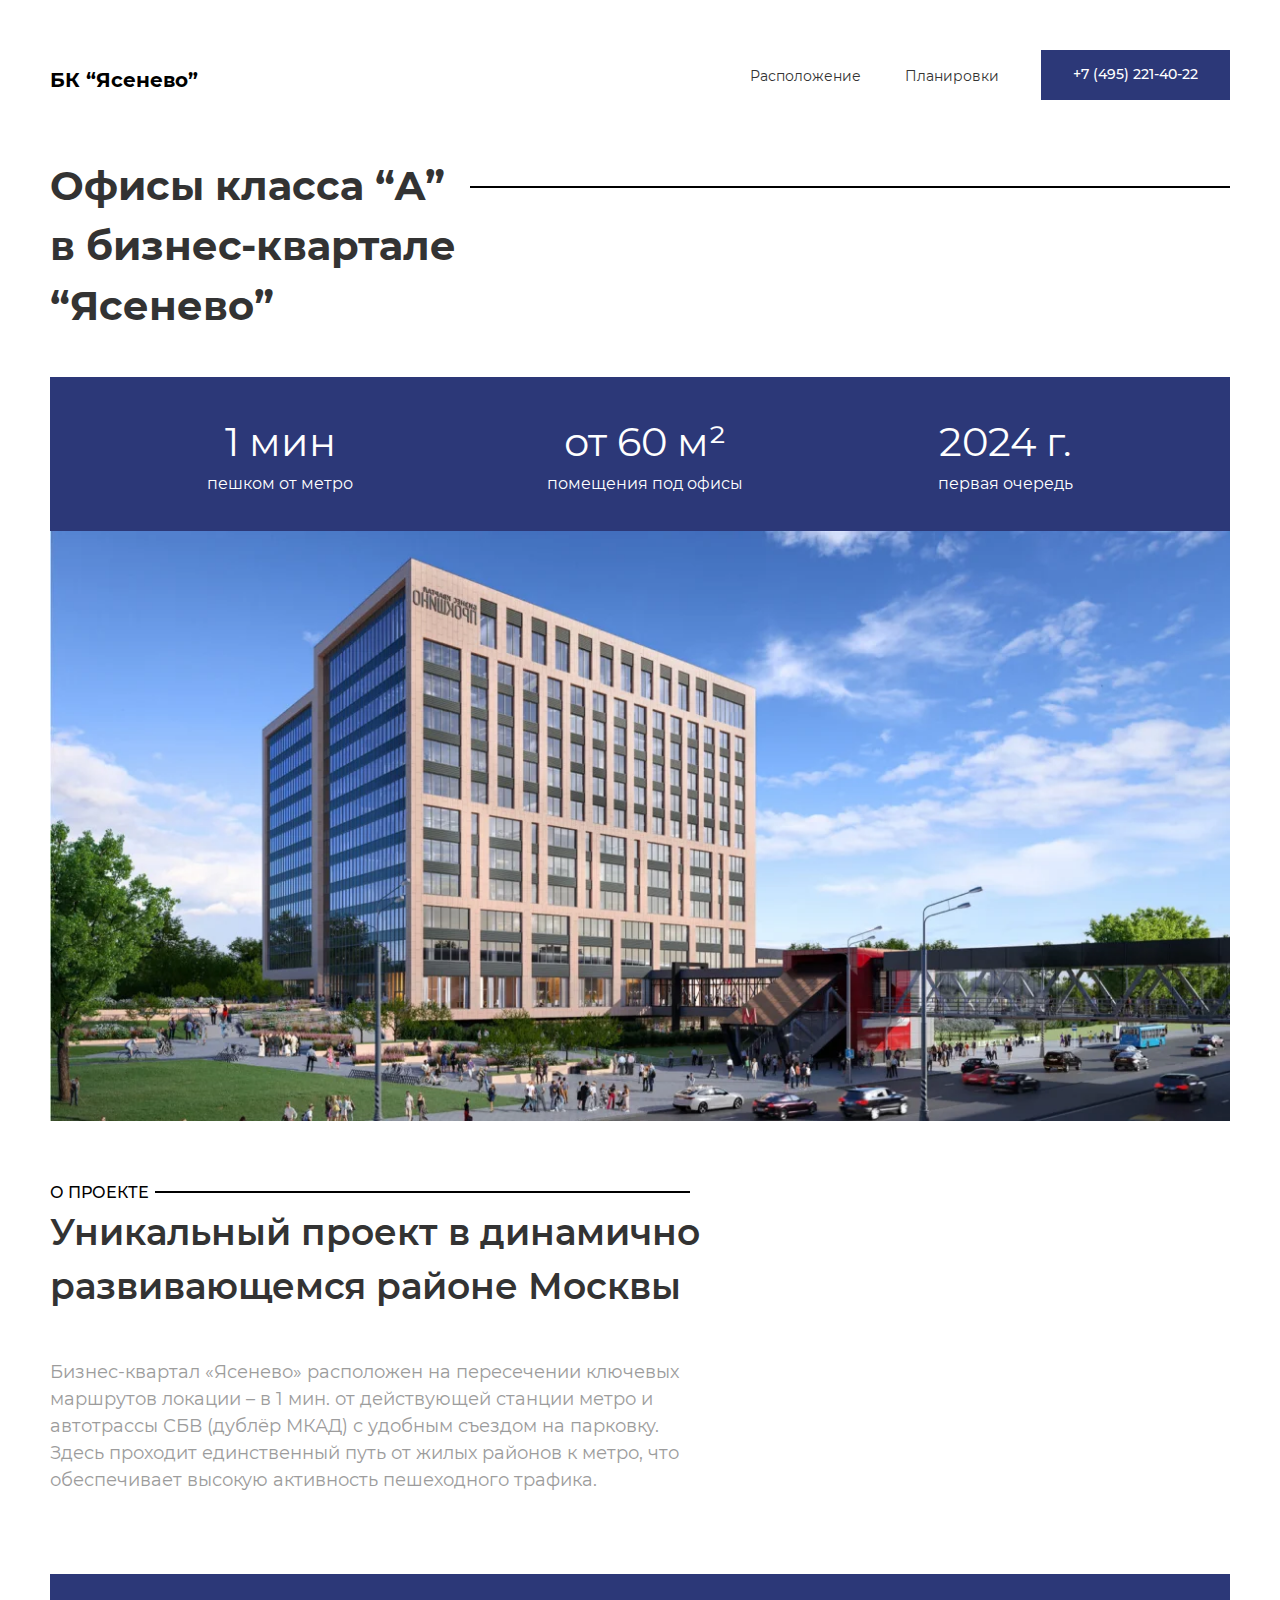
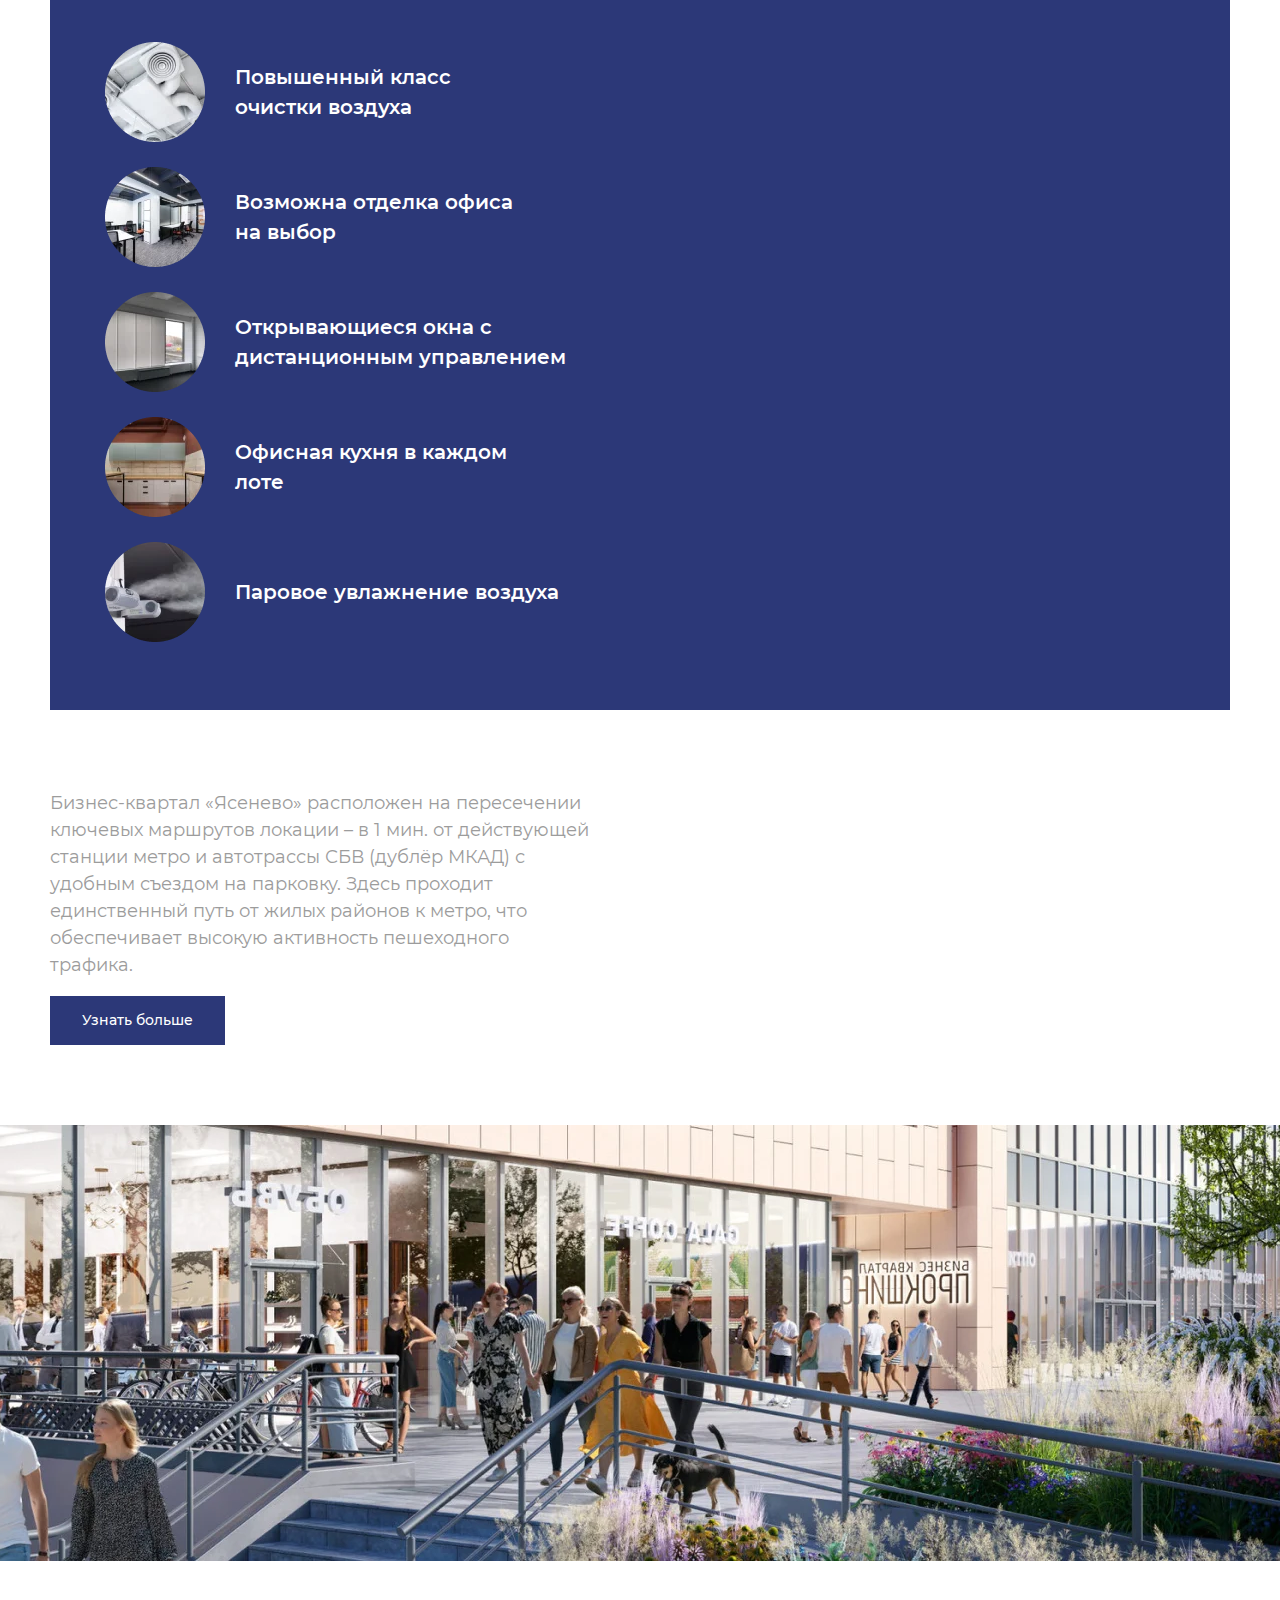
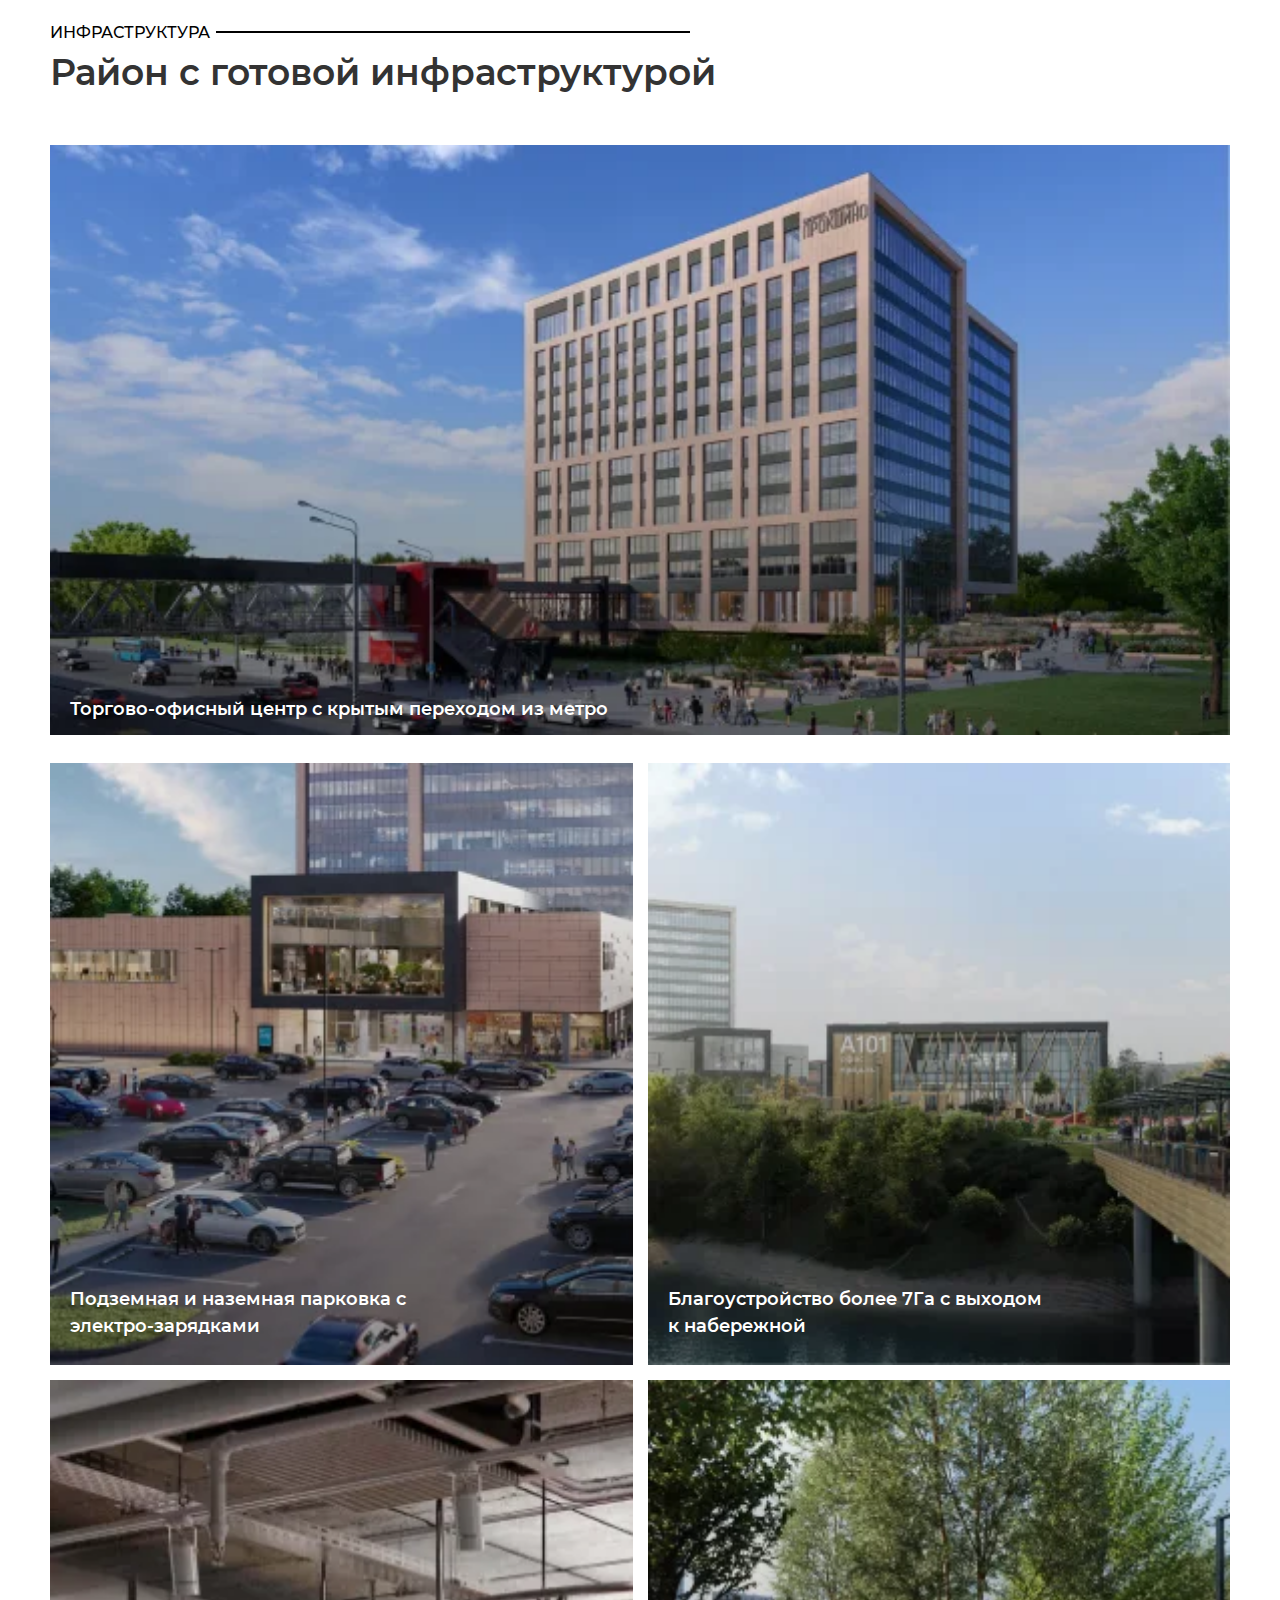
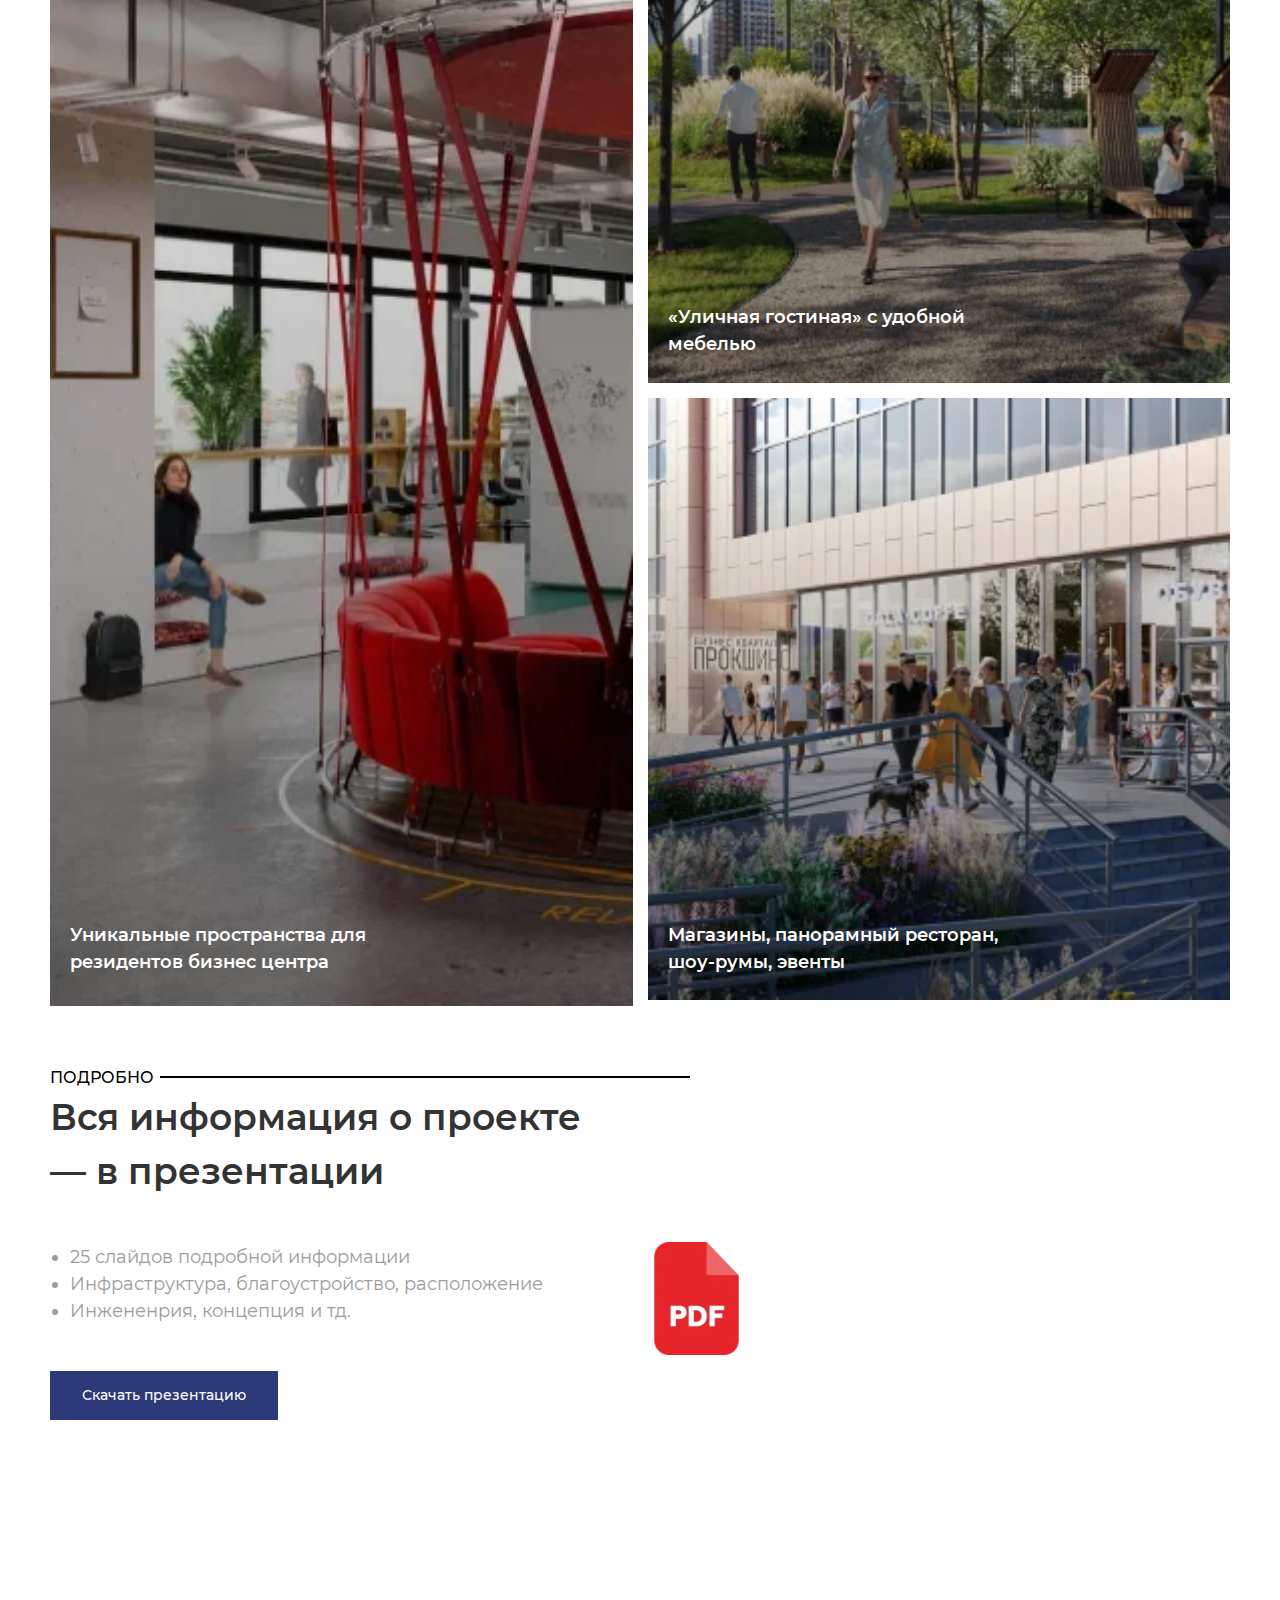
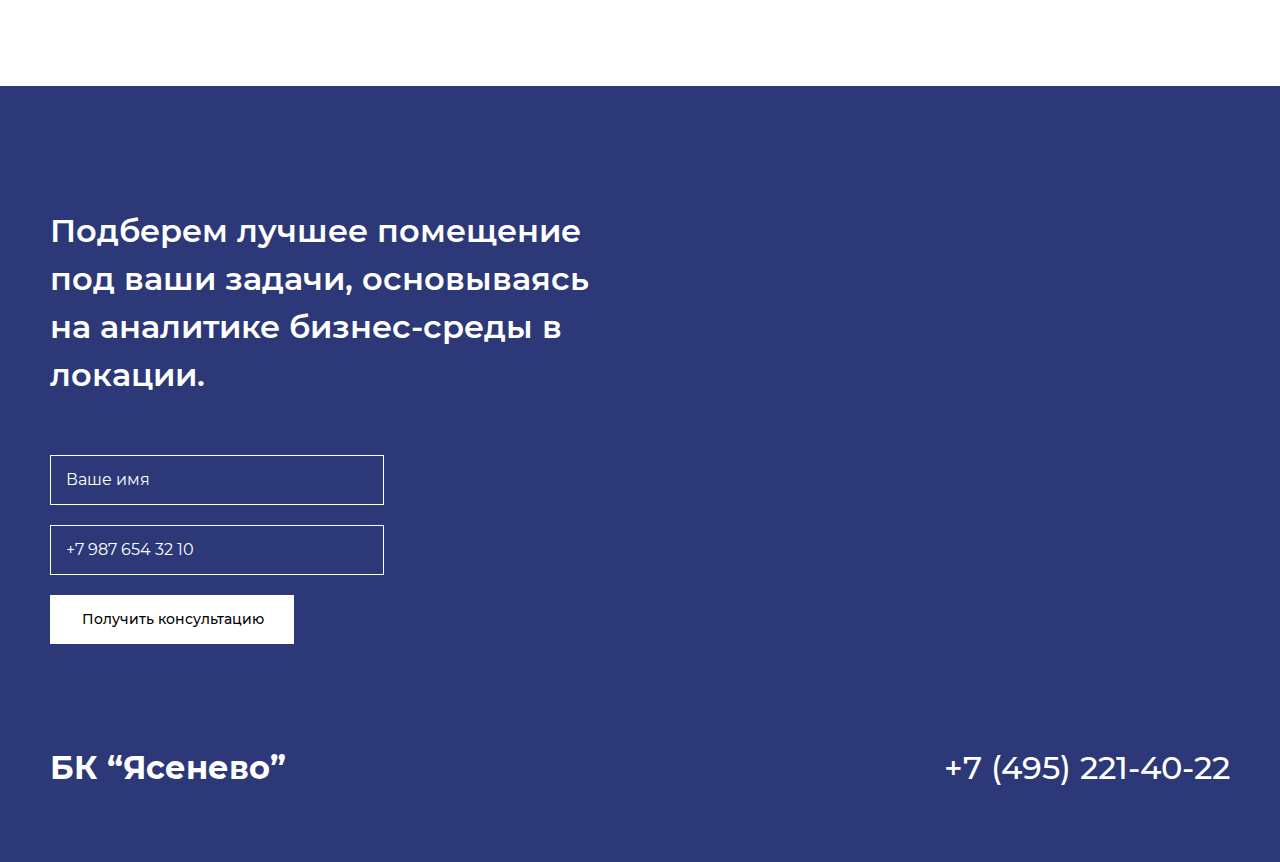
<file: index.html>
<!DOCTYPE html>
<html lang="en">
  <head>
    <meta charset="UTF-8" />
    <meta http-equiv="X-UA-Compatible" content="IE=edge" />
    <meta name="viewport" content="width=device-width, initial-scale=1.0" />
    <link rel="stylesheet" href="css/style.min.css" />
    <title>БК "Ясенево"</title>
  </head>
  <body>
    <div class="wrapper">
      <header class="header container">
        <a class="header__logo" href="index.html"> БК “Ясенево” </a>
        <nav class="header__nav nav">
          <ul class="nav__list">
            <li class="nav__list-item">
              <a class="nav__list-link active-link" href="index.html" title="Главная"
                >Главная</a
              >
            </li>
            <li class="nav__list-item">
              <a
                class="nav__list-link"
                href="location.html"
                title="Расположение"
                >Расположение</a
              >
            </li>
            <li class="nav__list-item">
              <a class="nav__list-link" href="plans.html" title="Планировки"
                >Планировки</a
              >
            </li>
            <li class="nav__list-item">
              <a class="nav__list-link btn" href="tel:+74952214022"
                >+7 (495) 221-40-22</a
              >
              <a class="nav__list-link btn" href="tel:+74952214022">
                <picture class="nav-illustration">
                  <source
                    type="image/webp"
                    srcset="
                      ./assets/images/phone@1x.webp 1x,
                      ./assets/images/phone@2x.webp 2x
                    "
                  />
                  <img
                    class="nav-image"
                    src="./assets/images/phone@1x.png"
                    srcset="./assets/images/phone@2x.png 2x"
                    alt="Офисы"
                  />
                </picture>
              </a>
            </li>
          </ul>
        </nav>
      </header>
      <main>
        <div class="container">
          <section class="hero">
            <h1 class="hero__title">
              Офисы класса “А” в бизнес-квартале “Ясенево”
            </h1>
            <div class="hero__info">
              <picture class="hero__info-illustration">
                <source
                  type="image/webp"
                  srcset="
                    ./assets/images/hero@1x.webp 1x,
                    ./assets/images/hero@2x.webp 2x
                  "
                />
                <img
                  class="hero__info-image"
                  src="./assets/images/hero@1x.png"
                  srcset="./assets/images/hero@2x.png 2x"
                  alt="Офисы"
                />
              </picture>
              <div class="hero__info-text">
                <div>
                  <h2 class="hero__info-text--title">1 мин</h2>
                  <p class="hero__info-text--desc">пешком от метро</p>
                </div>

                <div>
                  <h2 class="hero__info-text--title">от 60 м²</h2>
                  <p class="hero__info-text--desc">помещения под офисы</p>
                </div>

                <div>
                  <h2 class="hero__info-text--title">2024 г.</h2>
                  <p class="hero__info-text--desc">первая очередь</p>
                </div>
              </div>

              <div class="hero__nav">
                <a
                  class="hero__nav-link btn"
                  href="location.html"
                  title="Расположение"
                  >Расположение</a
                >
                <a
                  class="hero__nav-link btn"
                  href="plans.html"
                  title="Планировки"
                  >Планировки</a
                >
              </div>
            </div>
          </section>
        </div>
        <section class="about container">
          <div class="about__info">
            <p class="about__info-text">О проекте</p>
            <h2 class="about__info-title">
              Уникальный проект в динамично развивающемся районе Москвы
            </h2>
            <p class="about__info-desc">
              Бизнес-квартал «Ясенево» расположен на пересечении ключевых
              маршрутов локации – в 1 мин. от действующей станции метро и
              автотрассы СБВ (дублёр МКАД) с удобным съездом на парковку. Здесь
              проходит единственный путь от жилых районов к метро, что
              обеспечивает высокую активность пешеходного трафика.
            </p>
          </div>
          <div class="about__info-content">
            <ul class="about__info-list">
              <li class="about__info-item">
                <picture class="about__info-illustration">
                  <source
                    type="image/webp"
                    srcset="
                      ./assets/images/about-1@1x.webp 1x,
                      ./assets/images/about-1@2x.webp 2x
                    "
                  />
                  <img
                    class="about__info-images"
                    src="./assets/images/about-1@1x.png"
                    srcset="./assets/images/about-1@2x.png 2x"
                    alt="Офисы"
                  />
                </picture>

                <p class="about__info-item--desc">
                  Повышенный класс очистки воздуха
                </p>
              </li>
              <li class="about__info-item">
                <picture class="about__info-illustration">
                  <source
                    type="image/webp"
                    srcset="
                      ./assets/images/about-2@1x.webp 1x,
                      ./assets/images/about-2@2x.webp 2x
                    "
                  />
                  <img
                    class="about__info-images"
                    src="./assets/images/about-2@1x.png"
                    srcset="./assets/images/about-2@2x.png 2x"
                    alt="Офисы"
                  />
                </picture>

                <p class="about__info-item--desc">
                  Возможна отделка офиса на выбор
                </p>
              </li>
              <li class="about__info-item">
                <picture class="about__info-illustration">
                  <source
                    type="image/webp"
                    srcset="
                      ./assets/images/about-3@1x.webp 1x,
                      ./assets/images/about-3@2x.webp 2x
                    "
                  />
                  <img
                    class="about__info-images"
                    src="./assets/images/about-3@1x.png"
                    srcset="./assets/images/about-3@2x.png 2x"
                    alt="Офисы"
                  />
                </picture>

                <p class="about__info-item--desc">
                  Открывающиеся окна с дистанционным управлением
                </p>
              </li>
              <li class="about__info-item">
                <picture class="about__info-illustration">
                  <source
                    type="image/webp"
                    srcset="
                      ./assets/images/about-4@1x.webp 1x,
                      ./assets/images/about-4@2x.webp 2x
                    "
                  />
                  <img
                    class="about__info-images"
                    src="./assets/images/about-4@1x.png"
                    srcset="./assets/images/about-4@2x.png 2x"
                    alt="Офисы"
                  />
                </picture>

                <p class="about__info-item--desc">
                  Офисная кухня в каждом лоте
                </p>
              </li>
              <li class="about__info-item">
                <picture class="about__info-illustration">
                  <source
                    type="image/webp"
                    srcset="
                      ./assets/images/about-5@1x.webp 1x,
                      ./assets/images/about-5@2x.webp 2x
                    "
                  />
                  <img
                    class="about__info-images"
                    src="./assets/images/about-5@1x.png"
                    srcset="./assets/images/about-5@2x.png 2x"
                    alt="Офисы"
                  />
                </picture>

                <p class="about__info-item--desc">Паровое увлажнение воздуха</p>
              </li>
            </ul>
          </div>
          <div class="about__info-more">
            <p class="about__info-more-desc">
              Бизнес-квартал «Ясенево» расположен на пересечении ключевых
              маршрутов локации – в 1 мин. от действующей станции метро и
              автотрассы СБВ (дублёр МКАД) с удобным съездом на парковку. Здесь
              проходит единственный путь от жилых районов к метро, что
              обеспечивает высокую активность пешеходного трафика.
            </p>
            <a href="/" class="btn">Узнать больше</a>
          </div>
        </section>
        <section class="picture">
          <div class="picture__wrapper"></div>
        </section>
        <section class="inf container">
          <div class="inf__info">
            <p class="inf__info-text">Инфраструктура</p>
            <h2 class="inf__info-title">Район с готовой инфраструктурой</h2>
            <ul class="inf__list">
              <li class="inf__item">
                <picture class="inf__item-illustration">
                  <source
                    type="image/webp"
                    srcset="
                      ./assets/images/inf-1@1x.webp 1x,
                      ./assets/images/inf-1@2x.webp 2x
                    "
                  />
                  <img
                    class="inf__item-images"
                    src="./assets/images/inf-1@1x.png"
                    srcset="./assets/images/inf-1@2x.png 2x"
                    alt="Офисы"
                  />
                </picture>
                <p class="inf__item-desc">
                  Торгово-офисный центр с крытым переходом из метро
                </p>
              </li>
              <li class="inf__item">
                <picture class="inf__item-illustration">
                  <source
                    type="image/webp"
                    srcset="
                      ./assets/images/inf-2@1x.webp 1x,
                      ./assets/images/inf-2@2x.webp 2x
                    "
                  />
                  <img
                    class="inf__item-images"
                    src="./assets/images/inf-2@1x.png"
                    srcset="./assets/images/inf-2@2x.png 2x"
                    alt="Офисы"
                  />
                </picture>
                <p class="inf__item-desc">
                  Уникальные пространства для резидентов бизнес центра
                </p>
              </li>
              <li class="inf__item">
                <picture class="inf__item-illustration">
                  <source
                    type="image/webp"
                    srcset="
                      ./assets/images/inf-3@1x.webp 1x,
                      ./assets/images/inf-3@2x.webp 2x
                    "
                  />
                  <img
                    class="inf__item-images"
                    src="./assets/images/inf-3@1x.png"
                    srcset="./assets/images/inf-3@2x.png 2x"
                    alt="Офисы"
                  />
                </picture>
                <p class="inf__item-desc">
                  «Уличная гостиная» с удобной мебелью
                </p>
              </li>
              <li class="inf__item">
                <picture class="inf__item-illustration">
                  <source
                    type="image/webp"
                    srcset="
                      ./assets/images/inf-4@1x.webp 1x,
                      ./assets/images/inf-4@2x.webp 2x
                    "
                  />
                  <img
                    class="inf__item-images"
                    src="./assets/images/inf-4@1x.png"
                    srcset="./assets/images/inf-4@2x.png 2x"
                    alt="Офисы"
                  />
                </picture>
                <p class="inf__item-desc">
                  Подземная и наземная парковка с электро-зарядками
                </p>
              </li>
              <li class="inf__item">
                <picture class="inf__item-illustration">
                  <source
                    type="image/webp"
                    srcset="
                      ./assets/images/inf-5@1x.webp 1x,
                      ./assets/images/inf-5@2x.webp 2x
                    "
                  />
                  <img
                    class="inf__item-images"
                    src="./assets/images/inf-5@1x.png"
                    srcset="./assets/images/inf-5@2x.png 2x"
                    alt="Офисы"
                  />
                </picture>
                <p class="inf__item-desc">
                  Благоустройство более 7Га с выходом к набережной
                </p>
              </li>
              <li class="inf__item">
                <picture class="inf__item-illustration">
                  <source
                    type="image/webp"
                    srcset="
                      ./assets/images/inf-6@1x.webp 1x,
                      ./assets/images/inf-6@2x.webp 2x
                    "
                  />
                  <img
                    class="inf__item-images"
                    src="./assets/images/inf-6@1x.png"
                    srcset="./assets/images/inf-6@2x.png 2x"
                    alt="Офисы"
                  />
                </picture>
                <p class="inf__item-desc">
                  Магазины, панорамный ресторан, шоу-румы, эвенты
                </p>
              </li>
            </ul>
          </div>
        </section>
        <section class="pdf container">
          <div class="pdf__wrapper">
            <div class="pdf__content">
              <div class="pdf__info">
                <p class="pdf__info-text">Подробно</p>
                <h2 class="pdf__info-title">
                  Вся информация о проекте — в презентации
                </h2>
                <ul class="pdf__list">
                  <li class="pdf__item">25 слайдов подробной информации</li>
                  <li class="pdf__item">
                    Инфраструктура, благоустройство, расположение
                  </li>
                  <li class="pdf__item">Инжененрия, концепция и тд.</li>
                </ul>
              </div>
              <div class="pdf__picture">
                <picture class="pdf__illustration">
                  <source
                    type="image/webp"
                    srcset="
                      ./assets/images/pdf@1x.webp 1x,
                      ./assets/images/pdf@2x.webp 2x
                    "
                  />
                  <img
                    class="pdf__images"
                    src="./assets/images/pdf@1x.png"
                    srcset="./assets/images/pdf@2x.png 2x"
                    alt="pdf"
                  />
                </picture>
              </div>
              
            </div><a href="./assets/files/Home.pdf" download class="btn"
                >Скачать презентацию</a
              >
          </div>
        </section>
      </main>
      <footer class="footer">
        <div class="footer__content container">
          <div class="footer__feedback">
            <h2 class="footer__title">
              Подберем лучшее помещение под ваши задачи, основываясь на
              аналитике бизнес-среды в локации.
            </h2>
            <form class="footer__form" action="" method="get">
              <input class="footer__input" type="text" placeholder="Ваше имя" />
              <input
                class="footer__input"
                type="tel"
                placeholder="+7 987 654 32 10"
              />
              <input
                type="submit"
                value="Получить консультацию"
                class="form__btn"
              />
            </form>
          </div>
          <div class="footer__nav">
            <a class="footer__logo" href="index.html"> БК “Ясенево” </a>
            <a class="footer__tel" href="tel:+74952214022"
              >+7 (495) 221-40-22</a
            >
          </div>
        </div>
      </footer>
    </div>
  </body>
</html>
</file>
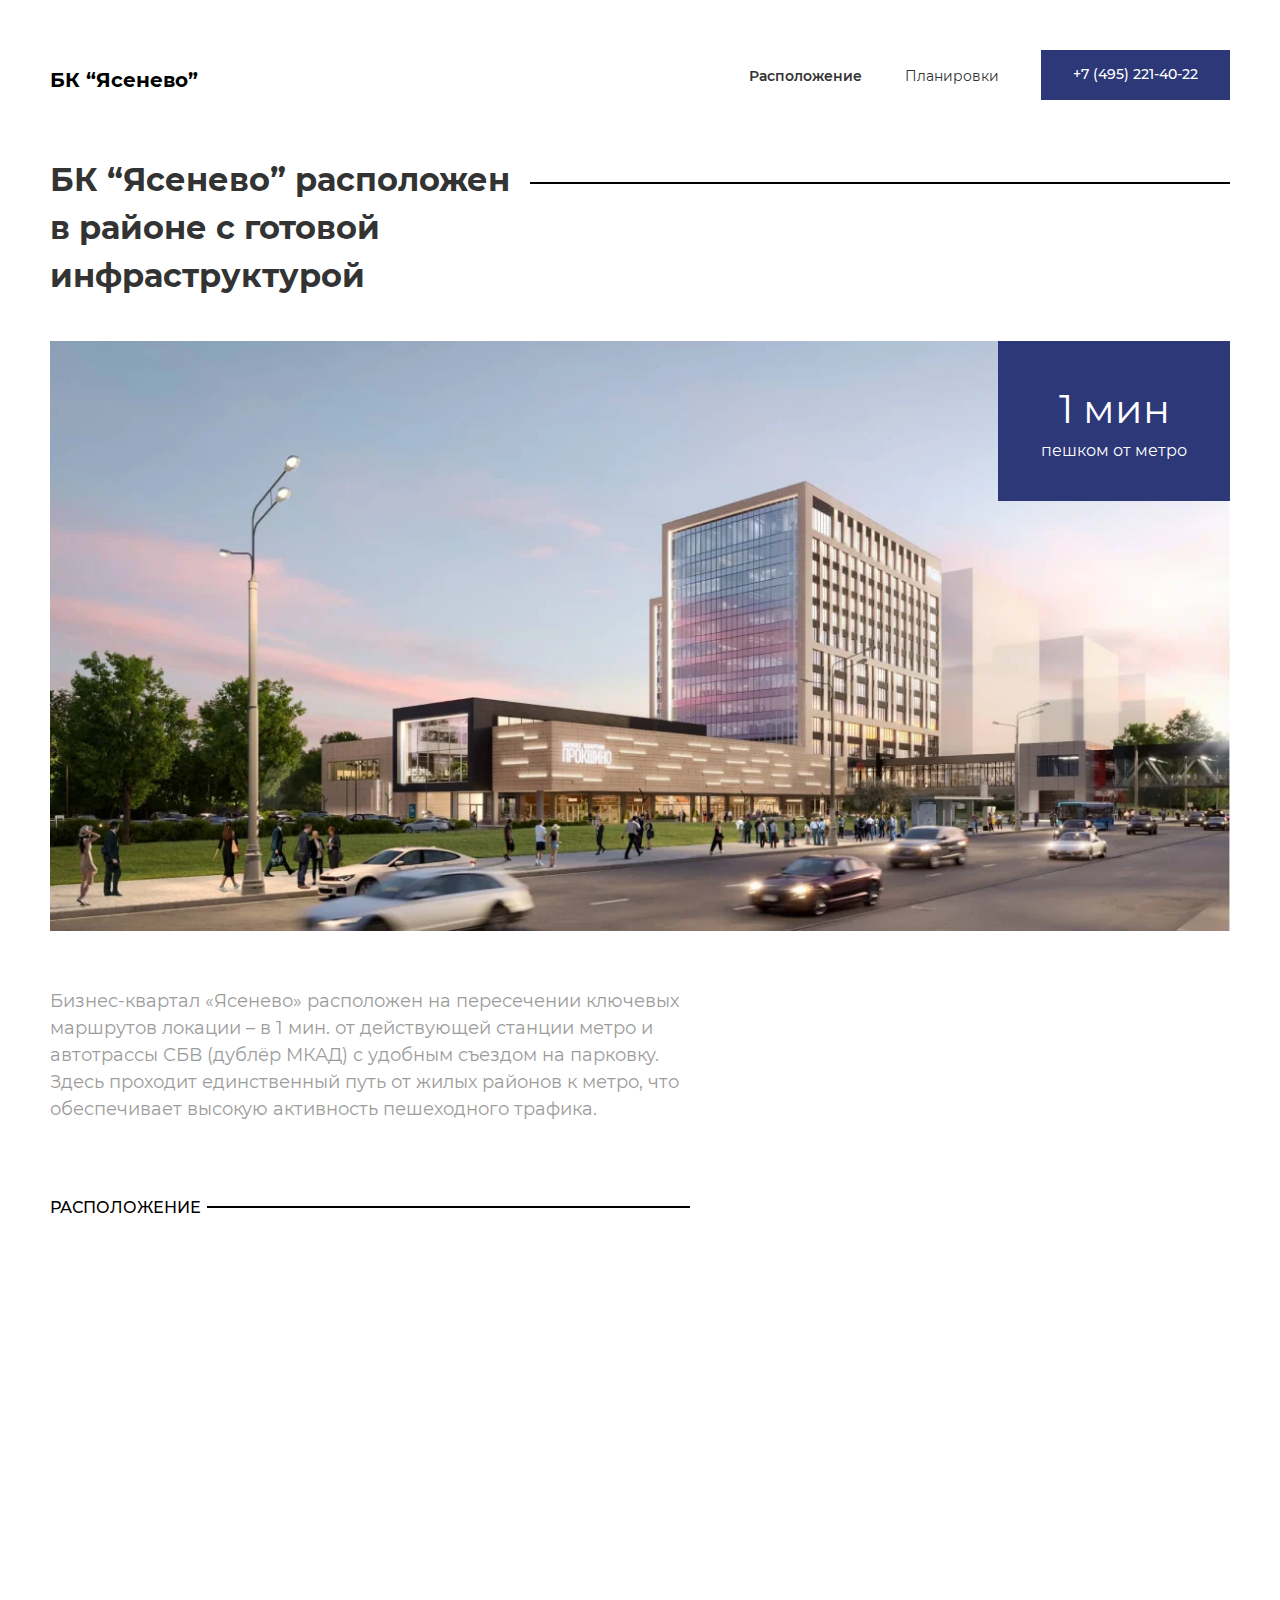
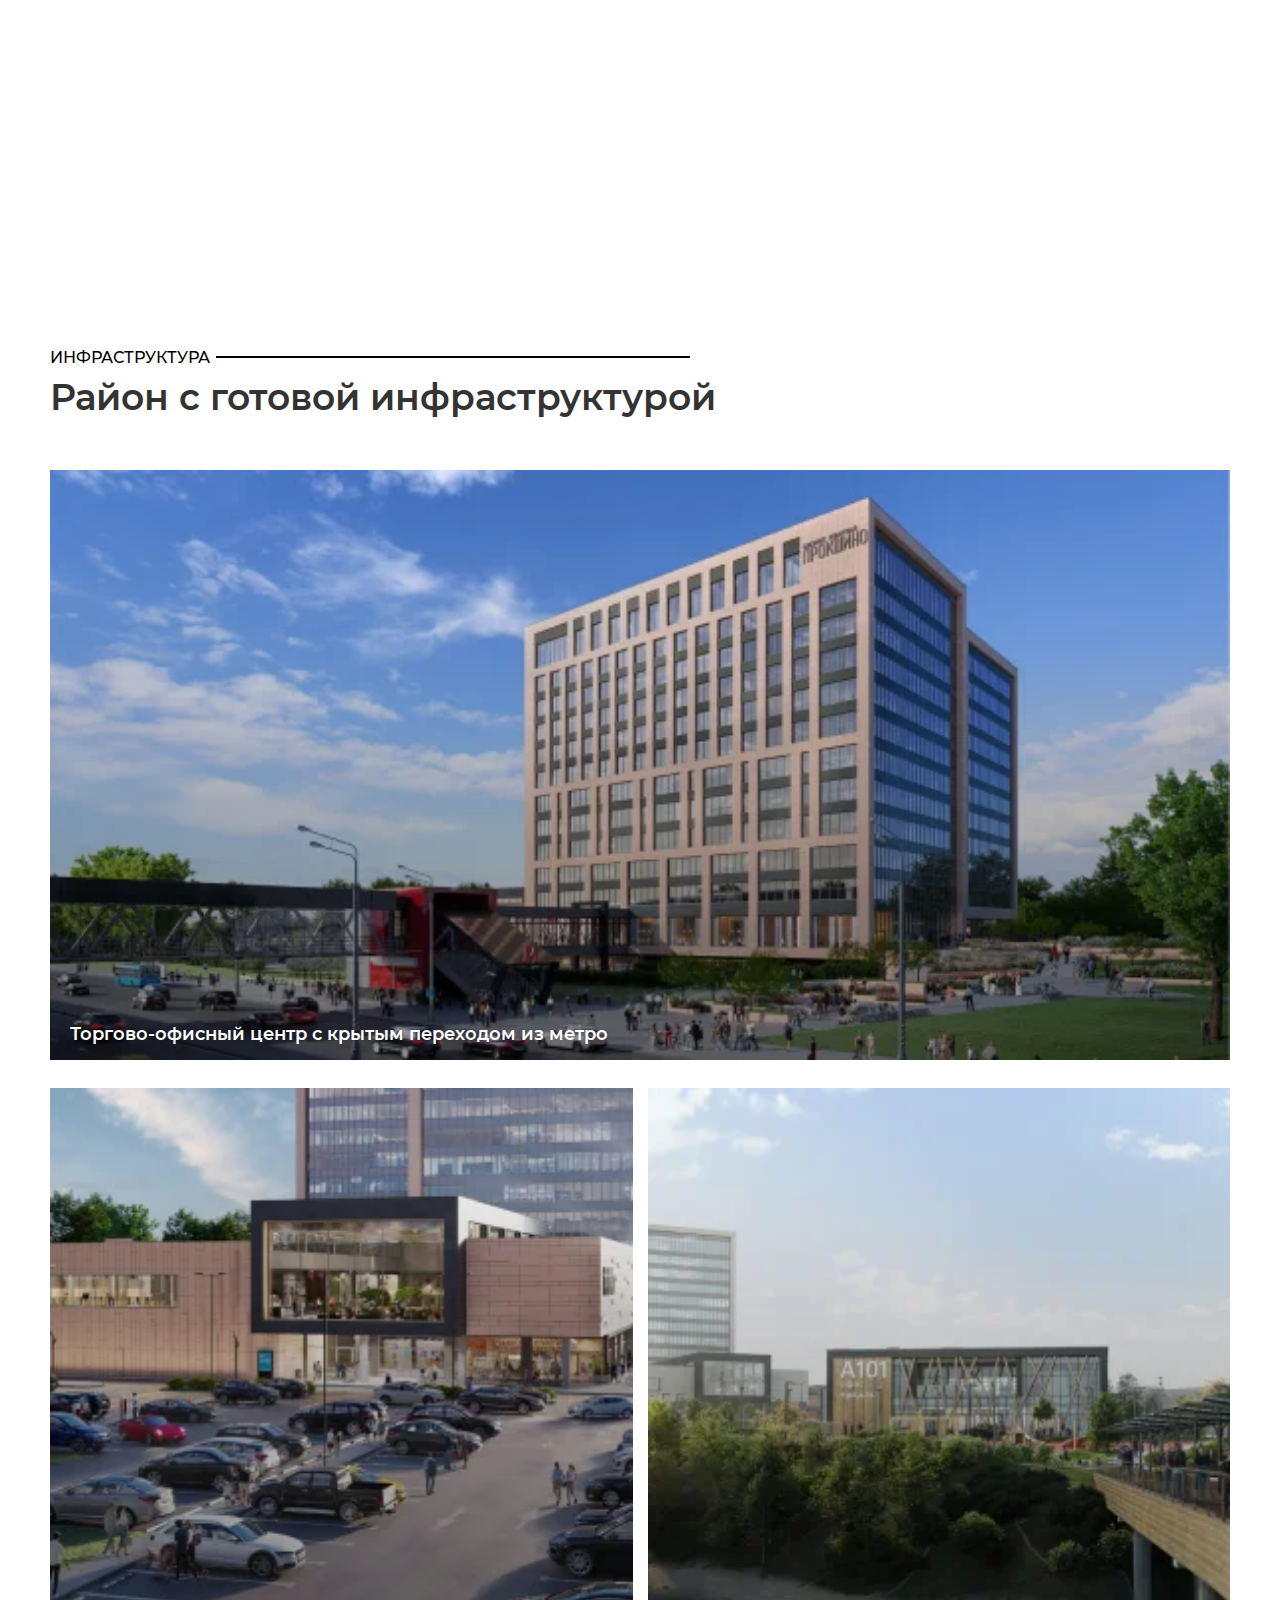
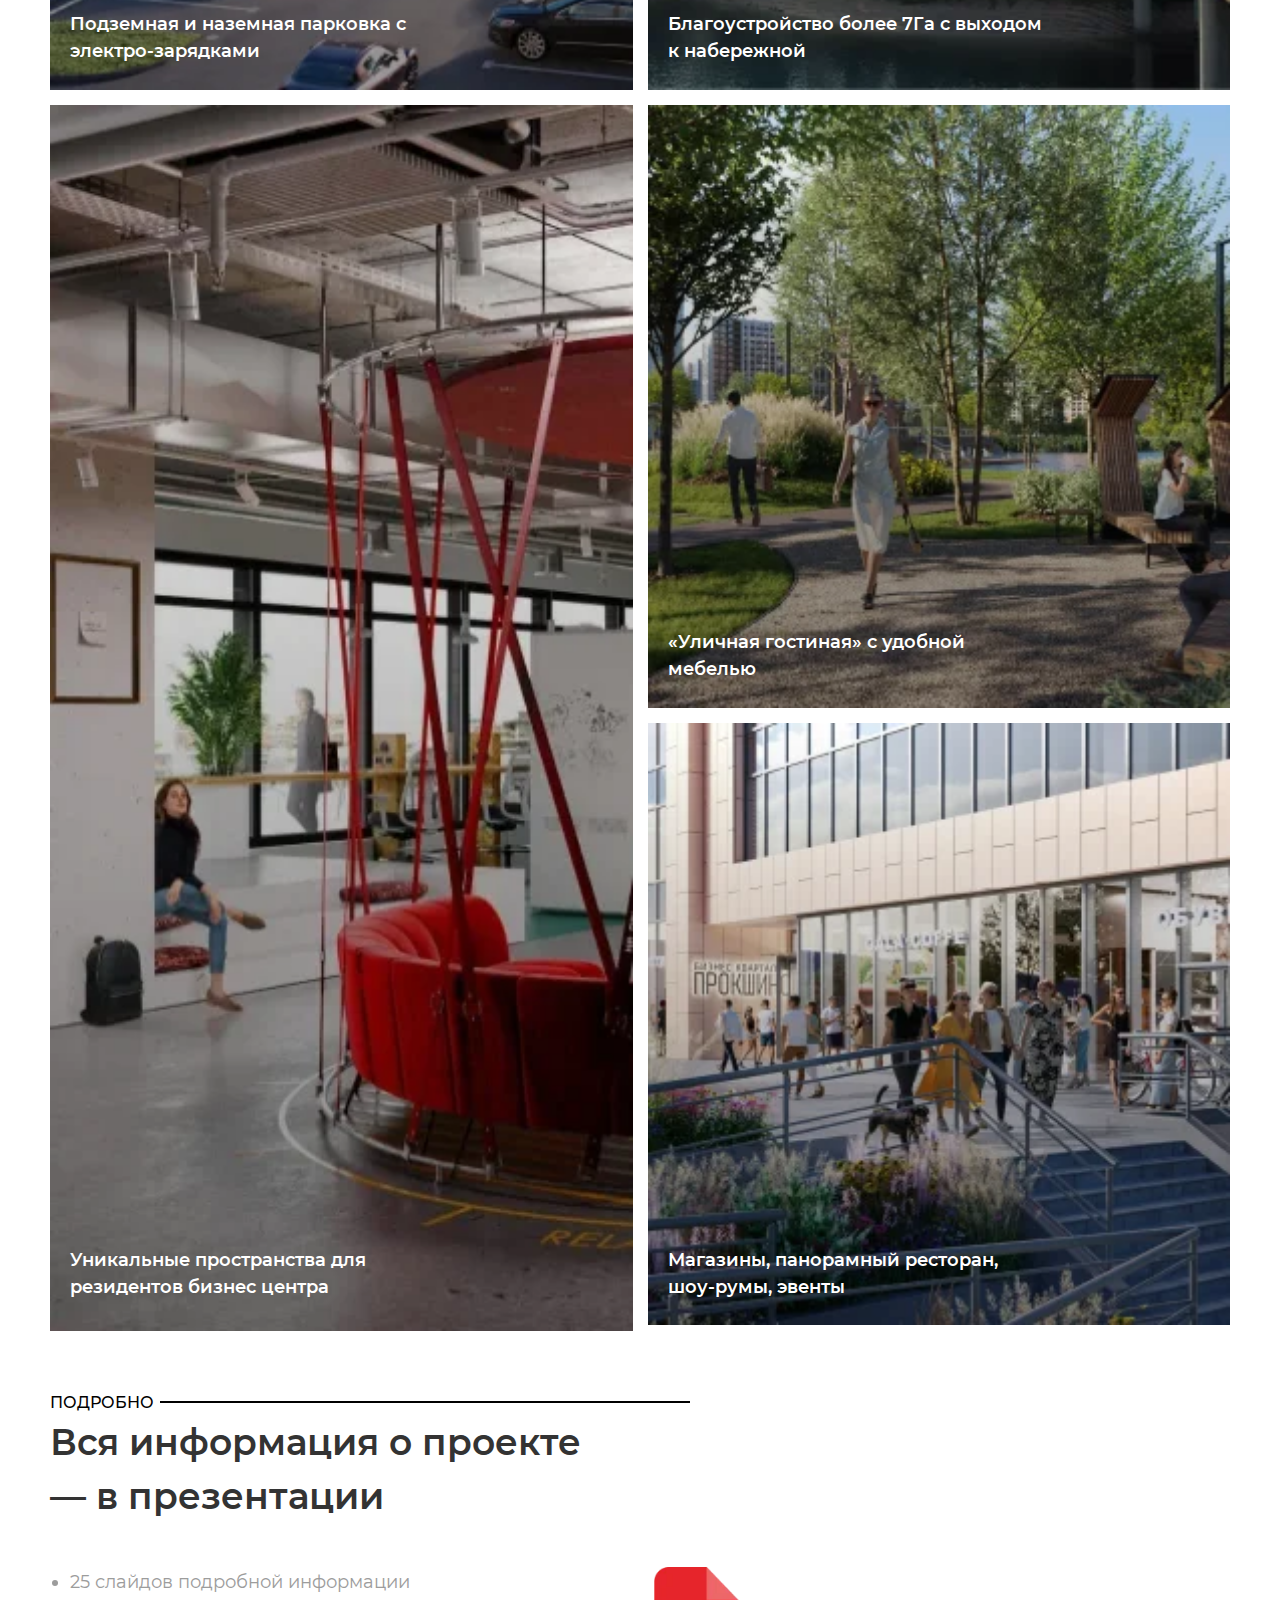
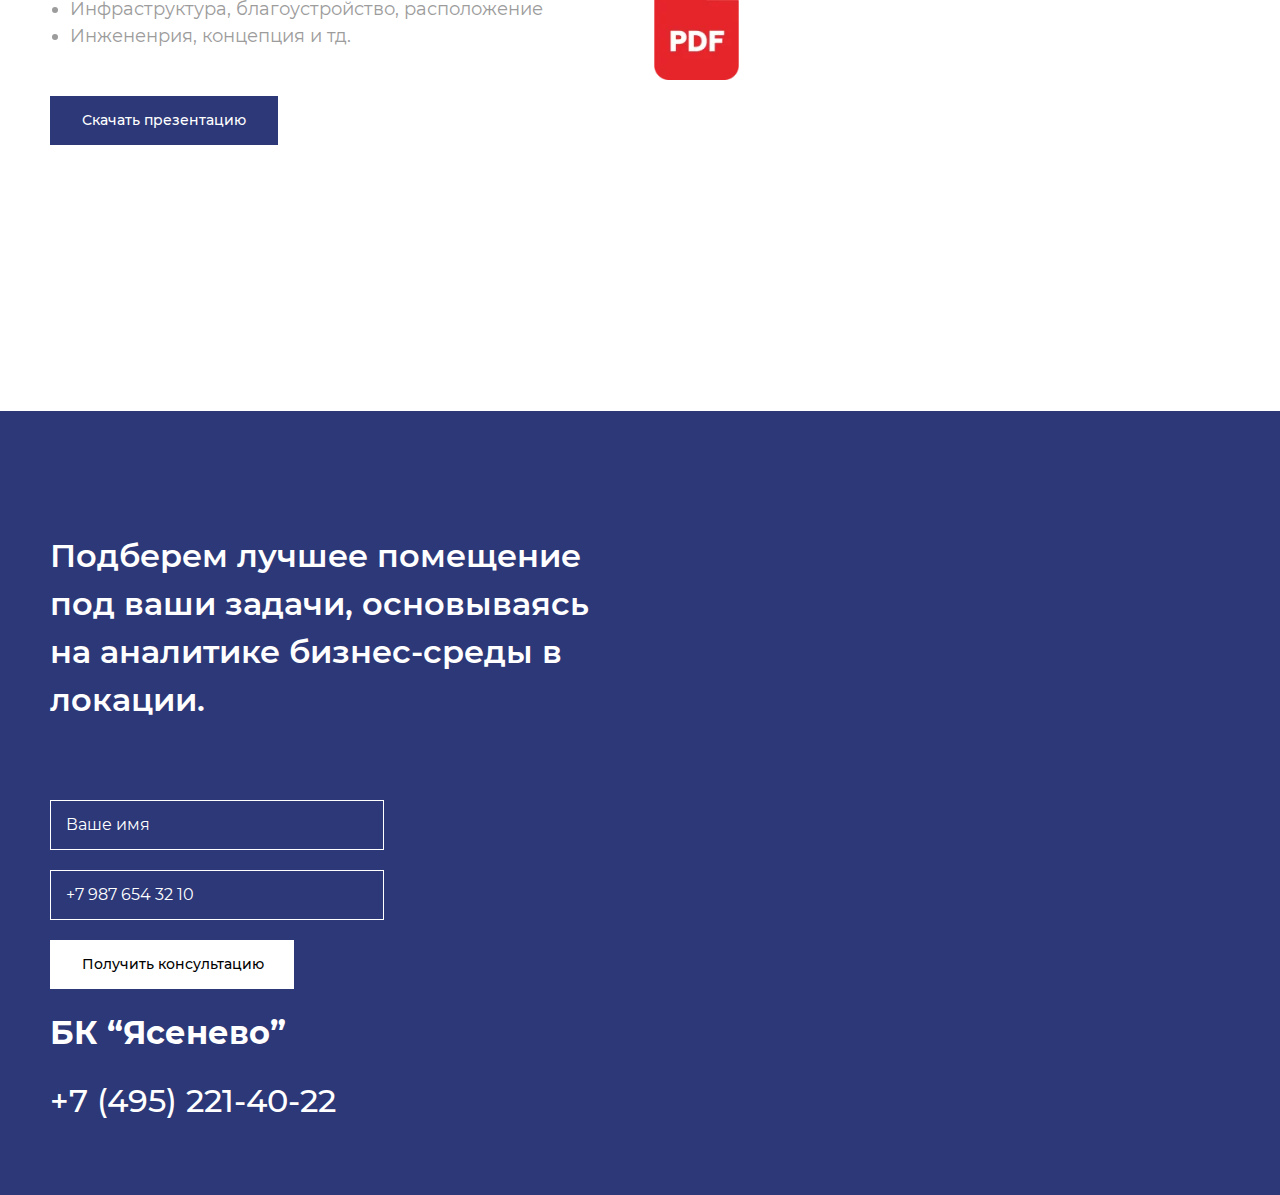
<file: location.html>
<!DOCTYPE html>
<html lang="en">
  <head>
    <meta charset="UTF-8" />
    <meta http-equiv="X-UA-Compatible" content="IE=edge" />
    <meta name="viewport" content="width=device-width, initial-scale=1.0" />
    <link rel="stylesheet" href="css/style.min.css" />
    <title>БК "Ясенево"</title>
  </head>
  <body>
    <div class="wrapper">
      <header class="header container">
        <a class="header__logo" href="index.html"> БК “Ясенево” </a>
        <nav class="header__nav nav">
          <ul class="nav__list">
            <li class="nav__list-item">
              <a class="nav__list-link" href="index.html" title="Главная">Главная</a>
            </li>
            <li class="nav__list-item">
              <a
                class="nav__list-link active-link"
                href="location.html"
                title="Расположение"
                >Расположение</a
              >
            </li>
            <li class="nav__list-item">
              <a class="nav__list-link" href="plans.html" title="Планировки"
                >Планировки</a
              >
            </li>
            <li class="nav__list-item">
              <a class="nav__list-link btn" href="tel:+74952214022"
                >+7 (495) 221-40-22</a
              >
              <a class="nav__list-link btn" href="tel:+74952214022">
                <picture class="nav-illustration">
                  <source
                    type="image/webp"
                    srcset="
                      ./assets/images/phone@1x.webp 1x,
                      ./assets/images/phone@2x.webp 2x
                    "
                  />
                  <img
                    class="nav-image"
                    src="./assets/images/phone@1x.png"
                    srcset="./assets/images/phone@2x.png 2x"
                    alt="Офисы"
                  />
                </picture>
              </a>
            </li>
          </ul>
        </nav>
      </header>
      <main>
        <div class="container">
          <section class="hero-location">
            <h1 class="hero-location__title">
              БК “Ясенево” расположен в районе с готовой инфраструктурой
            </h1>
            <div class="hero-location__info">
              <picture class="hero-location__info-illustration">
                <source
                  type="image/webp"
                  srcset="
                    ./assets/images/hero-location@1x.webp 1x,
                    ./assets/images/hero-location@2x.webp 2x
                  "
                />
                <img
                  class="hero-location__info-image"
                  src="./assets/images/hero-location@1x.png"
                  srcset="./assets/images/hero-location@2x.png 2x"
                  alt="Офисы"
                />
              </picture>
              <div class="hero-location__info-text">
                <h2 class="hero-location__info-text--title">1 мин</h2>
                <p class="hero-location__info-text--desc">пешком от метро</p>
              </div>
            </div>
            <p class="hero-location__info-desc">
              Бизнес-квартал «Ясенево» расположен на пересечении ключевых
              маршрутов локации – в 1 мин. от действующей станции метро и
              автотрассы СБВ (дублёр МКАД) с удобным съездом на парковку. Здесь
              проходит единственный путь от жилых районов к метро, что
              обеспечивает высокую активность пешеходного трафика.
            </p>
          </section>
        </div>
        <section class="map">
          <div class="container">
            <div class="map__wrapper">
              <h1 class="map__info-text">Расположение</h1>
            </div>
          </div>
          <div class="map__content">
            <iframe
              src="https://yandex.ru/map-widget/v1/?ll=37.903466%2C59.122613&z=13"
              allowfullscreen="true"
              style="position: relative"
            ></iframe>
          </div>
        </section>
        <section class="inf container">
          <div class="inf__info">
            <p class="inf__info-text">Инфраструктура</p>
            <h2 class="inf__info-title">Район с готовой инфраструктурой</h2>
            <ul class="inf__list">
              <li class="inf__item">
                <picture class="inf__item-illustration">
                  <source
                    type="image/webp"
                    srcset="
                      ./assets/images/inf-1@1x.webp 1x,
                      ./assets/images/inf-1@2x.webp 2x
                    "
                  />
                  <img
                    class="inf__item-images"
                    src="./assets/images/inf-1@1x.png"
                    srcset="./assets/images/inf-1@2x.png 2x"
                    alt="Офисы"
                  />
                </picture>
                <p class="inf__item-desc">
                  Торгово-офисный центр с крытым переходом из метро
                </p>
              </li>
              <li class="inf__item">
                <picture class="inf__item-illustration">
                  <source
                    type="image/webp"
                    srcset="
                      ./assets/images/inf-2@1x.webp 1x,
                      ./assets/images/inf-2@2x.webp 2x
                    "
                  />
                  <img
                    class="inf__item-images"
                    src="./assets/images/inf-2@1x.png"
                    srcset="./assets/images/inf-2@2x.png 2x"
                    alt="Офисы"
                  />
                </picture>
                <p class="inf__item-desc">
                  Уникальные пространства для резидентов бизнес центра
                </p>
              </li>
              <li class="inf__item">
                <picture class="inf__item-illustration">
                  <source
                    type="image/webp"
                    srcset="
                      ./assets/images/inf-3@1x.webp 1x,
                      ./assets/images/inf-3@2x.webp 2x
                    "
                  />
                  <img
                    class="inf__item-images"
                    src="./assets/images/inf-3@1x.png"
                    srcset="./assets/images/inf-3@2x.png 2x"
                    alt="Офисы"
                  />
                </picture>
                <p class="inf__item-desc">
                  «Уличная гостиная» с удобной мебелью
                </p>
              </li>
              <li class="inf__item">
                <picture class="inf__item-illustration">
                  <source
                    type="image/webp"
                    srcset="
                      ./assets/images/inf-4@1x.webp 1x,
                      ./assets/images/inf-4@2x.webp 2x
                    "
                  />
                  <img
                    class="inf__item-images"
                    src="./assets/images/inf-4@1x.png"
                    srcset="./assets/images/inf-4@2x.png 2x"
                    alt="Офисы"
                  />
                </picture>
                <p class="inf__item-desc">
                  Подземная и наземная парковка с электро-зарядками
                </p>
              </li>
              <li class="inf__item">
                <picture class="inf__item-illustration">
                  <source
                    type="image/webp"
                    srcset="
                      ./assets/images/inf-5@1x.webp 1x,
                      ./assets/images/inf-5@2x.webp 2x
                    "
                  />
                  <img
                    class="inf__item-images"
                    src="./assets/images/inf-5@1x.png"
                    srcset="./assets/images/inf-5@2x.png 2x"
                    alt="Офисы"
                  />
                </picture>
                <p class="inf__item-desc">
                  Благоустройство более 7Га с выходом к набережной
                </p>
              </li>
              <li class="inf__item">
                <picture class="inf__item-illustration">
                  <source
                    type="image/webp"
                    srcset="
                      ./assets/images/inf-6@1x.webp 1x,
                      ./assets/images/inf-6@2x.webp 2x
                    "
                  />
                  <img
                    class="inf__item-images"
                    src="./assets/images/inf-6@1x.png"
                    srcset="./assets/images/inf-6@2x.png 2x"
                    alt="Офисы"
                  />
                </picture>
                <p class="inf__item-desc">
                  Магазины, панорамный ресторан, шоу-румы, эвенты
                </p>
              </li>
            </ul>
          </div>
        </section>
        <section class="pdf container">
          <div class="pdf__wrapper">
            <div class="pdf__content">
              <div class="pdf__info">
                <p class="pdf__info-text">Подробно</p>
                <h2 class="pdf__info-title">
                  Вся информация о проекте — в презентации
                </h2>
                <ul class="pdf__list">
                  <li class="pdf__item">25 слайдов подробной информации</li>
                  <li class="pdf__item">
                    Инфраструктура, благоустройство, расположение
                  </li>
                  <li class="pdf__item">Инжененрия, концепция и тд.</li>
                </ul>
              </div>
              <div class="pdf__picture">
                <picture class="pdf__illustration">
                  <source
                    type="image/webp"
                    srcset="
                      ./assets/images/pdf@1x.webp 1x,
                      ./assets/images/pdf@2x.webp 2x
                    "
                  />
                  <img
                    class="pdf__images"
                    src="./assets/images/pdf@1x.png"
                    srcset="./assets/images/pdf@2x.png 2x"
                    alt="pdf"
                  />
                </picture>
              </div>
              
            </div><a href="./assets/files/Home.pdf" download class="btn"
                >Скачать презентацию</a
              >
          </div>
        </section>
      </main>
      <footer class="footer">
        <div class="footer__content container">
          <h2 class="footer__title">
            Подберем лучшее помещение под ваши задачи, основываясь на аналитике
            бизнес-среды в локации.
          </h2>
          <form class="footer__form" action="" method="get">
            <input class="footer__input" type="text" placeholder="Ваше имя" />
            <input
              class="footer__input"
              type="tel"
              placeholder="+7 987 654 32 10"
            />
            <input
              type="submit"
              value="Получить консультацию"
              class="form__btn"
            />
          </form>
          <a class="footer__logo" href="index.html"> БК “Ясенево” </a>
          <a class="footer__tel" href="tel:+74952214022">+7 (495) 221-40-22</a>
        </div>
      </footer>
    </div>
  </body>
</html>
</file>
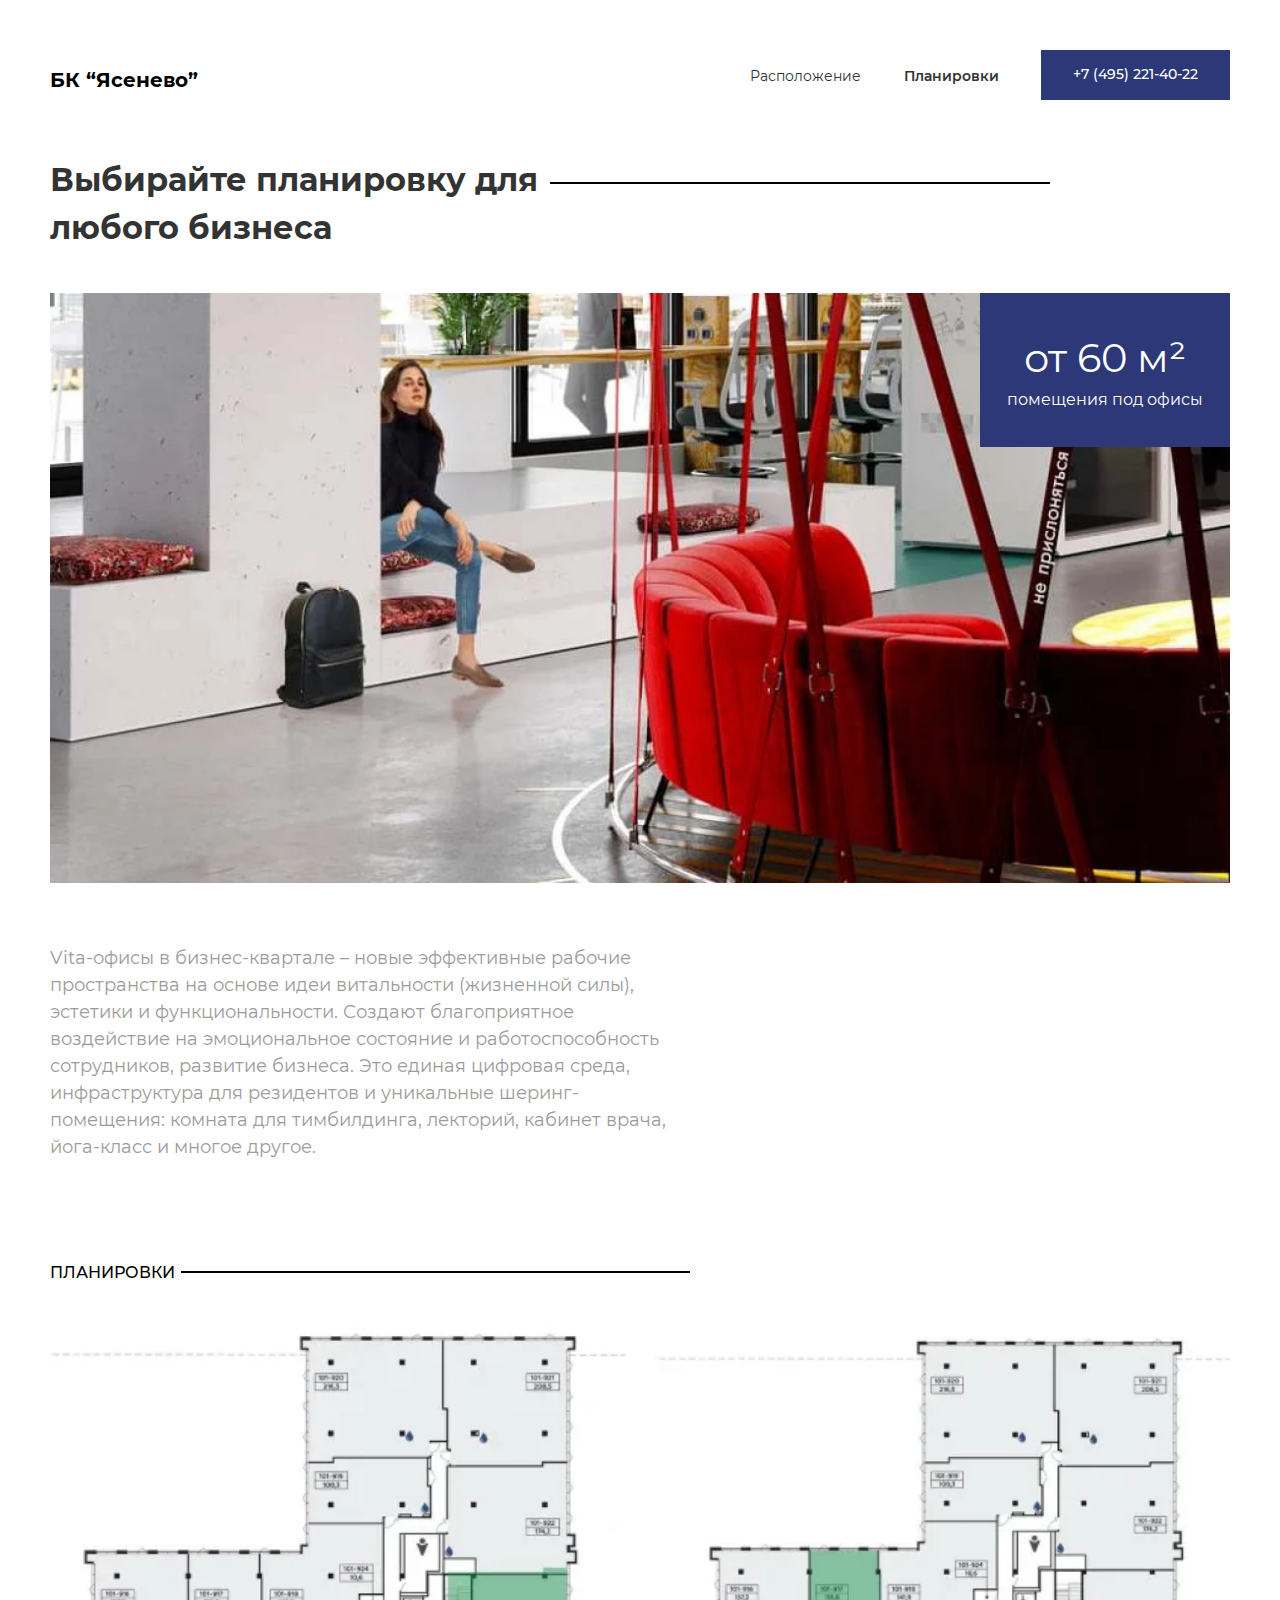
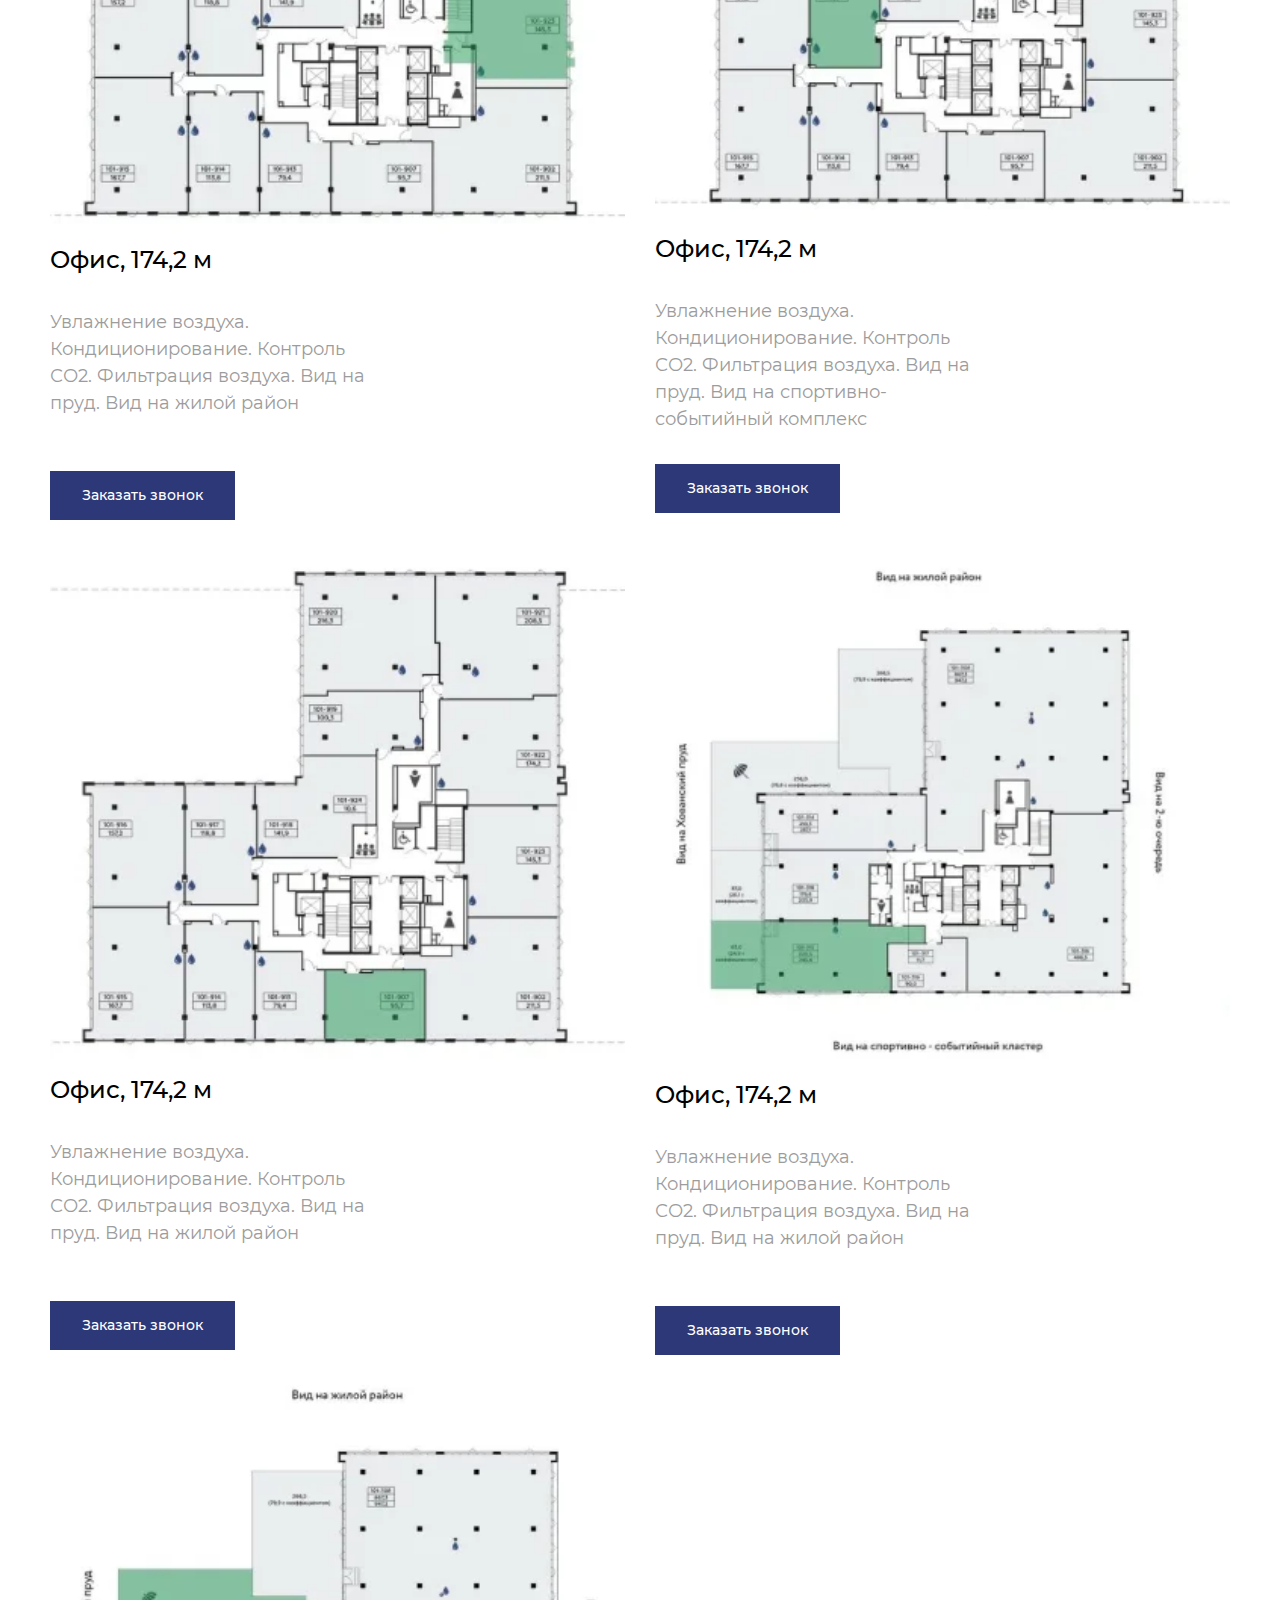
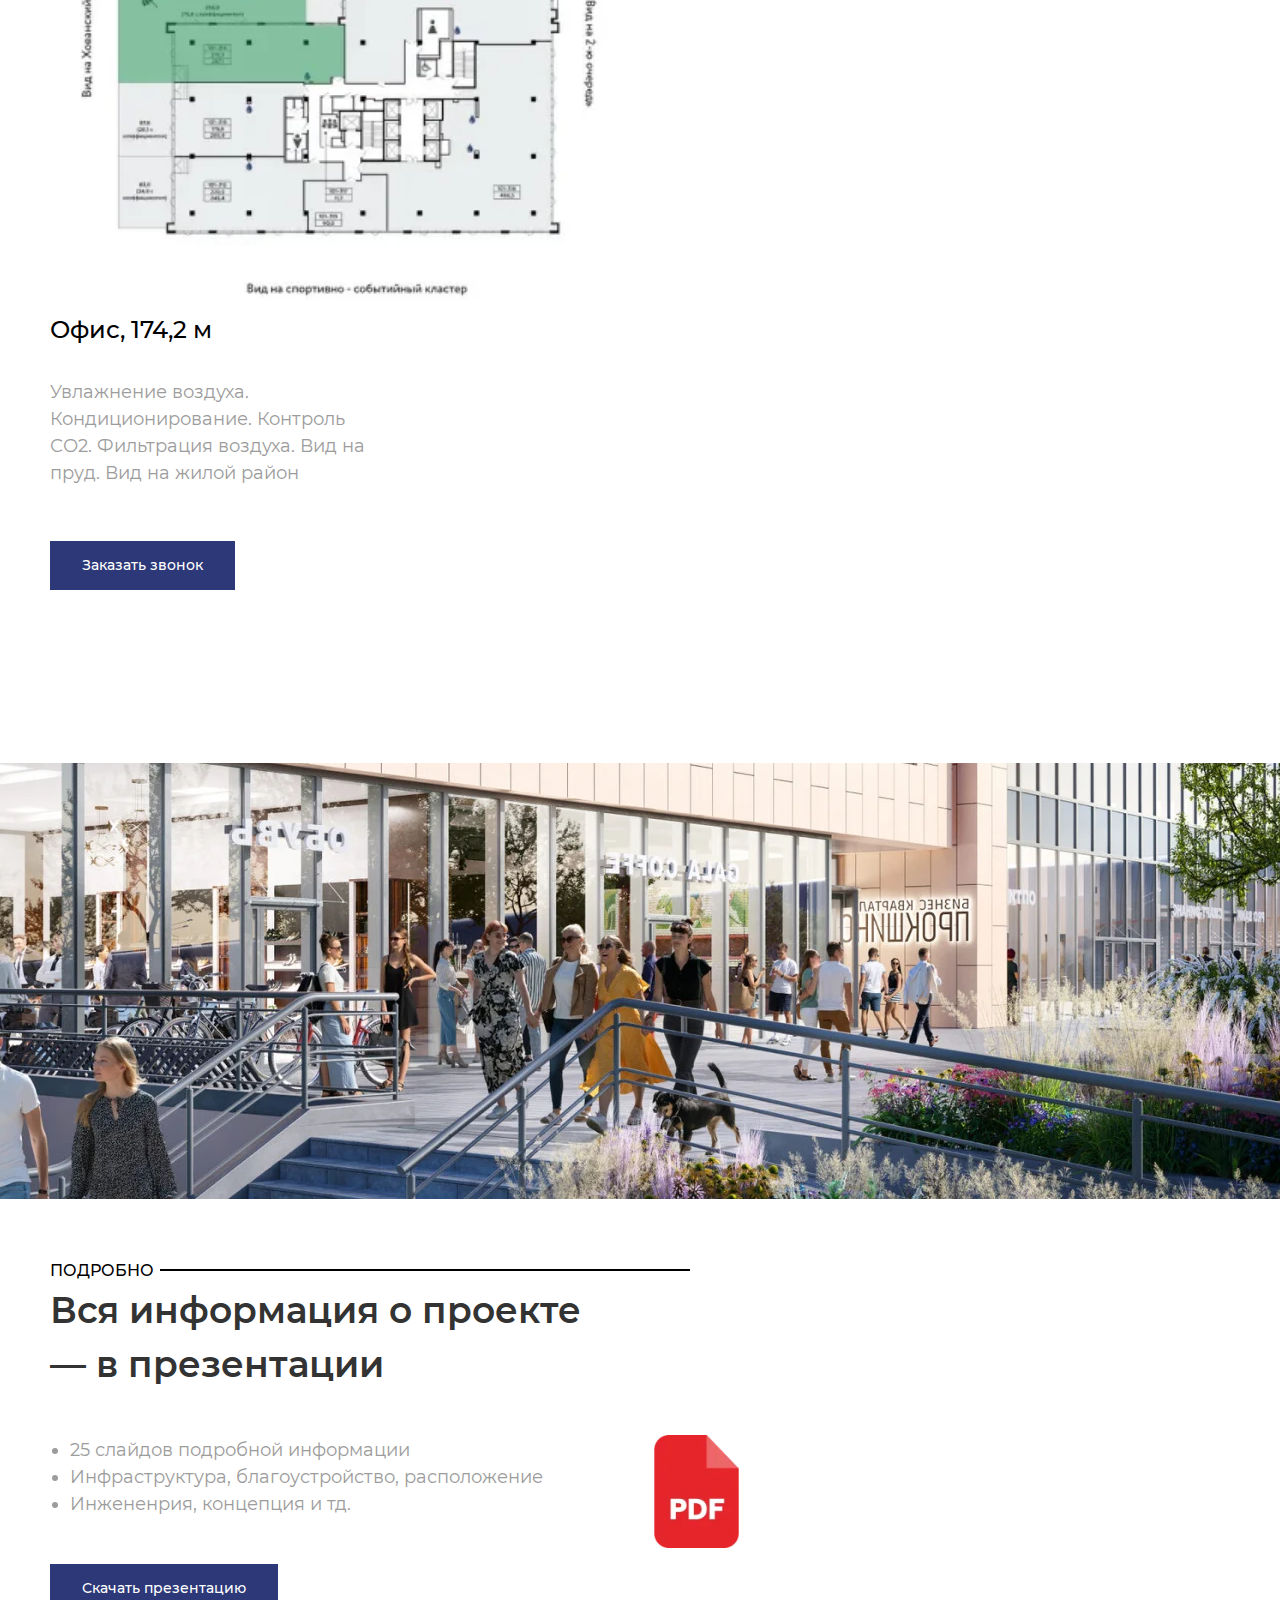
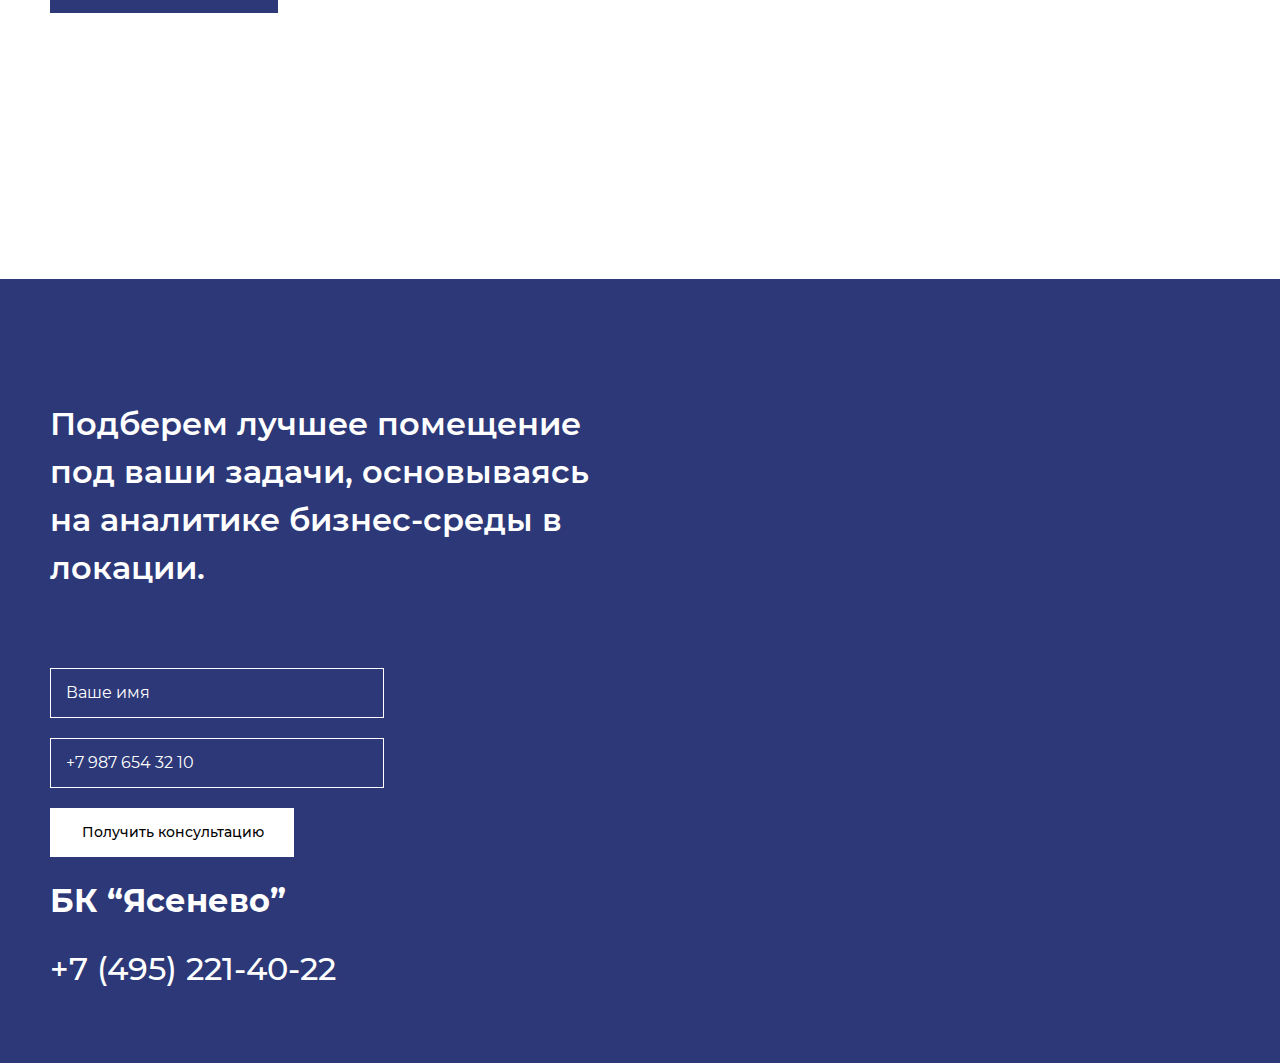
<file: plans.html>
<!DOCTYPE html>
<html lang="en">
  <head>
    <meta charset="UTF-8" />
    <meta http-equiv="X-UA-Compatible" content="IE=edge" />
    <meta name="viewport" content="width=device-width, initial-scale=1.0" />
    <link rel="stylesheet" href="css/style.min.css" />
    <title>БК "Ясенево"</title>
  </head>
  <body>
    <div class="wrapper">
      <header class="header container">
        <a class="header__logo" href="index.html"> БК “Ясенево” </a>
        <nav class="header__nav nav">
          <ul class="nav__list">
            <li class="nav__list-item">
              <a class="nav__list-link" href="index.html" title="Главная">Главная</a>
            </li>
            <li class="nav__list-item">
              <a
                class="nav__list-link"
                href="location.html"
                title="Расположение"
                >Расположение</a
              >
            </li>
            <li class="nav__list-item">
              <a
                class="nav__list-link active-link"
                href="plans.html"
                title="Планировки"
                >Планировки</a
              >
            </li>
            <li class="nav__list-item">
              <a class="nav__list-link btn" href="tel:+74952214022"
                >+7 (495) 221-40-22</a
              >
              <a class="nav__list-link btn" href="tel:+74952214022">
                <picture class="nav-illustration">
                  <source
                    type="image/webp"
                    srcset="
                      ./assets/images/phone@1x.webp 1x,
                      ./assets/images/phone@2x.webp 2x
                    "
                  />
                  <img
                    class="nav-image"
                    src="./assets/images/phone@1x.png"
                    srcset="./assets/images/phone@2x.png 2x"
                    alt="Офисы"
                  />
                </picture>
              </a>
            </li>
          </ul>
        </nav>
      </header>
      <main>
        <div class="container">
          <section class="hero-plans">
            <h1 class="hero-plans__title">
              Выбирайте планировку для любого бизнеса
            </h1>
            <div class="hero-plans__info">
              <picture class="hero-plans__info-illustration">
                <source
                  type="image/webp"
                  srcset="
                    ./assets/images/hero-plans@1x.webp 1x,
                    ./assets/images/hero-plans@2x.webp 2x
                  "
                />
                <img
                  class="hero-plans__info-image"
                  src="./assets/images/hero-plans@1x.png"
                  srcset="./assets/images/hero-plans@2x.png 2x"
                  alt="Офисы"
                />
              </picture>
              <div class="hero-plans__info-text">
                <h2 class="hero-plans__info-text--title">от 60 м²</h2>
                <p class="hero-plans__info-text--desc">помещения под офисы</p>
              </div>
            </div>
            <p class="hero-plans__info-desc">
              Vita-офисы в бизнес-квартале – новые эффективные рабочие
              пространства на основе идеи витальности (жизненной силы), эстетики
              и функциональности. Создают благоприятное воздействие на
              эмоциональное состояние и работоспособность сотрудников, развитие
              бизнеса. Это единая цифровая среда, инфраструктура для резидентов
              и уникальные шеринг-помещения: комната для тимбилдинга, лекторий,
              кабинет врача, йога-класс и многое другое.
            </p>
          </section>
        </div>
        <section class="plans container">
          <div class="plans__wrapper">
            <h1 class="plans__info-text">Планировки</h1>
          <div class="plans__content">
            <div class="plans__item">
              <picture class="plans__item-illustration">
                <source
                  type="image/webp"
                  srcset="
                    ./assets/images/plan-1@1x.webp 1x,
                    ./assets/images/plan-1@2x.webp 2x
                  "
                />
                <img
                  class="plans__item-images"
                  src="./assets/images/plan-1@1x.png"
                  srcset="./assets/images/plan-1@2x.png 2x"
                  alt="Офисы"
                />
              </picture>

              <h3 class="plans__item-title">Офис, 174,2 м</h3>
              <p class="plans__item-desc">
                Увлажнение воздуха. Кондиционирование. Контроль СО2. Фильтрация
                воздуха. Вид на пруд. Вид на жилой район
              </p>

              <a href="" class=" plans__item-btn btn"> Заказать звонок</a>
            </div>
            <div class="plans__item">
              <picture class="plans__item-illustration">
                <source
                  type="image/webp"
                  srcset="
                    ./assets/images/plan-2@1x.webp 1x,
                    ./assets/images/plan-2@2x.webp 2x
                  "
                />
                <img
                  class="plans__item-images"
                  src="./assets/images/plan-2@1x.png"
                  srcset="./assets/images/plan-2@2x.png 2x"
                  alt="Офисы"
                />
              </picture>
              <h3 class="plans__item-title">Офис, 174,2 м</h3>
              <p class="plans__item-desc">
                Увлажнение воздуха. Кондиционирование. Контроль СО2. Фильтрация
                воздуха. Вид на пруд. Вид на спортивно-событийный комплекс
              </p>

              <a href="" class="plans__item-btn btn"> Заказать звонок</a>
            </div>
            <div class="plans__item">
              <picture class="plans__item-illustration">
                <source
                  type="image/webp"
                  srcset="
                    ./assets/images/plan-3@1x.webp 1x,
                    ./assets/images/plan-3@2x.webp 2x
                  "
                />
                <img
                  class="plans__item-images"
                  src="./assets/images/plan-3@1x.png"
                  srcset="./assets/images/plan-3@2x.png 2x"
                  alt="Офисы"
                />
              </picture>
              <h3 class="plans__item-title">Офис, 174,2 м</h3>
              <p class="plans__item-desc">
                Увлажнение воздуха. Кондиционирование. Контроль СО2. Фильтрация
                воздуха. Вид на пруд. Вид на жилой район
              </p>

              <a href="" class="plans__item-btn btn"> Заказать звонок</a>
            </div>
            <div class="plans__item">
              <picture class="plans__item-illustration">
                <source
                  type="image/webp"
                  srcset="
                    ./assets/images/plan-4@1x.webp 1x,
                    ./assets/images/plan-4@2x.webp 2x
                  "
                />
                <img
                  class="plans__item-images"
                  src="./assets/images/plan-4@1x.png"
                  srcset="./assets/images/plan-4@2x.png 2x"
                  alt="Офисы"
                />
              </picture>
              <h3 class="plans__item-title">Офис, 174,2 м</h3>
              <p class="plans__item-desc">
                Увлажнение воздуха. Кондиционирование. Контроль СО2. Фильтрация
                воздуха. Вид на пруд. Вид на жилой район
              </p>

              <a href="" class="plans__item-btn btn"> Заказать звонок</a>
            </div>
            <div class="plans__item">
              <picture class="plans__item-illustration">
                <source
                  type="image/webp"
                  srcset="
                    ./assets/images/plan-5@1x.webp 1x,
                    ./assets/images/plan-5@2x.webp 2x
                  "
                />
                <img
                  class="plans__item-images"
                  src="./assets/images/plan-5@1x.png"
                  srcset="./assets/images/plan-5@2x.png 2x"
                  alt="Офисы"
                />
              </picture>
              <h3 class="plans__item-title">Офис, 174,2 м</h3>
              <p class="plans__item-desc">
                Увлажнение воздуха. Кондиционирование. Контроль СО2. Фильтрация
                воздуха. Вид на пруд. Вид на жилой район
              </p>
              <a href="" class="plans__item-btn btn"> Заказать звонок</a>
            </div>
          </div>
          </div>
        </section>
        <section class="picture">
          <div class="picture__wrapper">
            
          </div>
        </section>
        </section>
        <section class="pdf container">
          <div class="pdf__wrapper">
            <div class="pdf__content">
              <div class="pdf__info">
                <p class="pdf__info-text">Подробно</p>
                <h2 class="pdf__info-title">
                  Вся информация о проекте — в презентации
                </h2>
                <ul class="pdf__list">
                  <li class="pdf__item">25 слайдов подробной информации</li>
                  <li class="pdf__item">
                    Инфраструктура, благоустройство, расположение
                  </li>
                  <li class="pdf__item">Инжененрия, концепция и тд.</li>
                </ul>
              </div>
              <div class="pdf__picture">
                <picture class="pdf__illustration">
                  <source
                    type="image/webp"
                    srcset="
                      ./assets/images/pdf@1x.webp 1x,
                      ./assets/images/pdf@2x.webp 2x
                    "
                  />
                  <img
                    class="pdf__images"
                    src="./assets/images/pdf@1x.png"
                    srcset="./assets/images/pdf@2x.png 2x"
                    alt="pdf"
                  />
                </picture>
              </div>
              
            </div><a href="./assets/files/Home.pdf" download class="btn"
                >Скачать презентацию</a
              >
          </div>
        </section>
      </main>
      <footer class="footer">
        <div class="footer__content container">
          <h2 class="footer__title">
            Подберем лучшее помещение под ваши задачи, основываясь на аналитике
            бизнес-среды в локации.
          </h2>
          <form class="footer__form" action="" method="get">
            <input class="footer__input" type="text" placeholder="Ваше имя" />
            <input
              class="footer__input"
              type="tel"
              placeholder="+7 987 654 32 10"
            />
            <input
              type="submit"
              value="Получить консультацию"
              class="form__btn"
            />
          </form>

          <a class="footer__logo" href="index.html"> БК “Ясенево” </a>
          <a class="footer__tel" href="tel:+74952214022">+7 (495) 221-40-22</a>
        </div>
      </footer>
    </div>
  </body>
</html>
</file>
<file: css/style.min.css>
@import"./fonts.min.css";@import"./reset.min.css";@import"./main.min.css";@import"./header.min.css";@import"./footer.min.css";@import"./about.min.css";@import"./hero.min.css";@import"./hero-location.min.css";@import"./hero-plans.min.css";@import"./inf.min.css";@import"./map.min.css";@import"./pdf.min.css";@import"./plans.min.css";@import"./picture.min.css"/*# sourceMappingURL=style.min.css.map */
</file>
